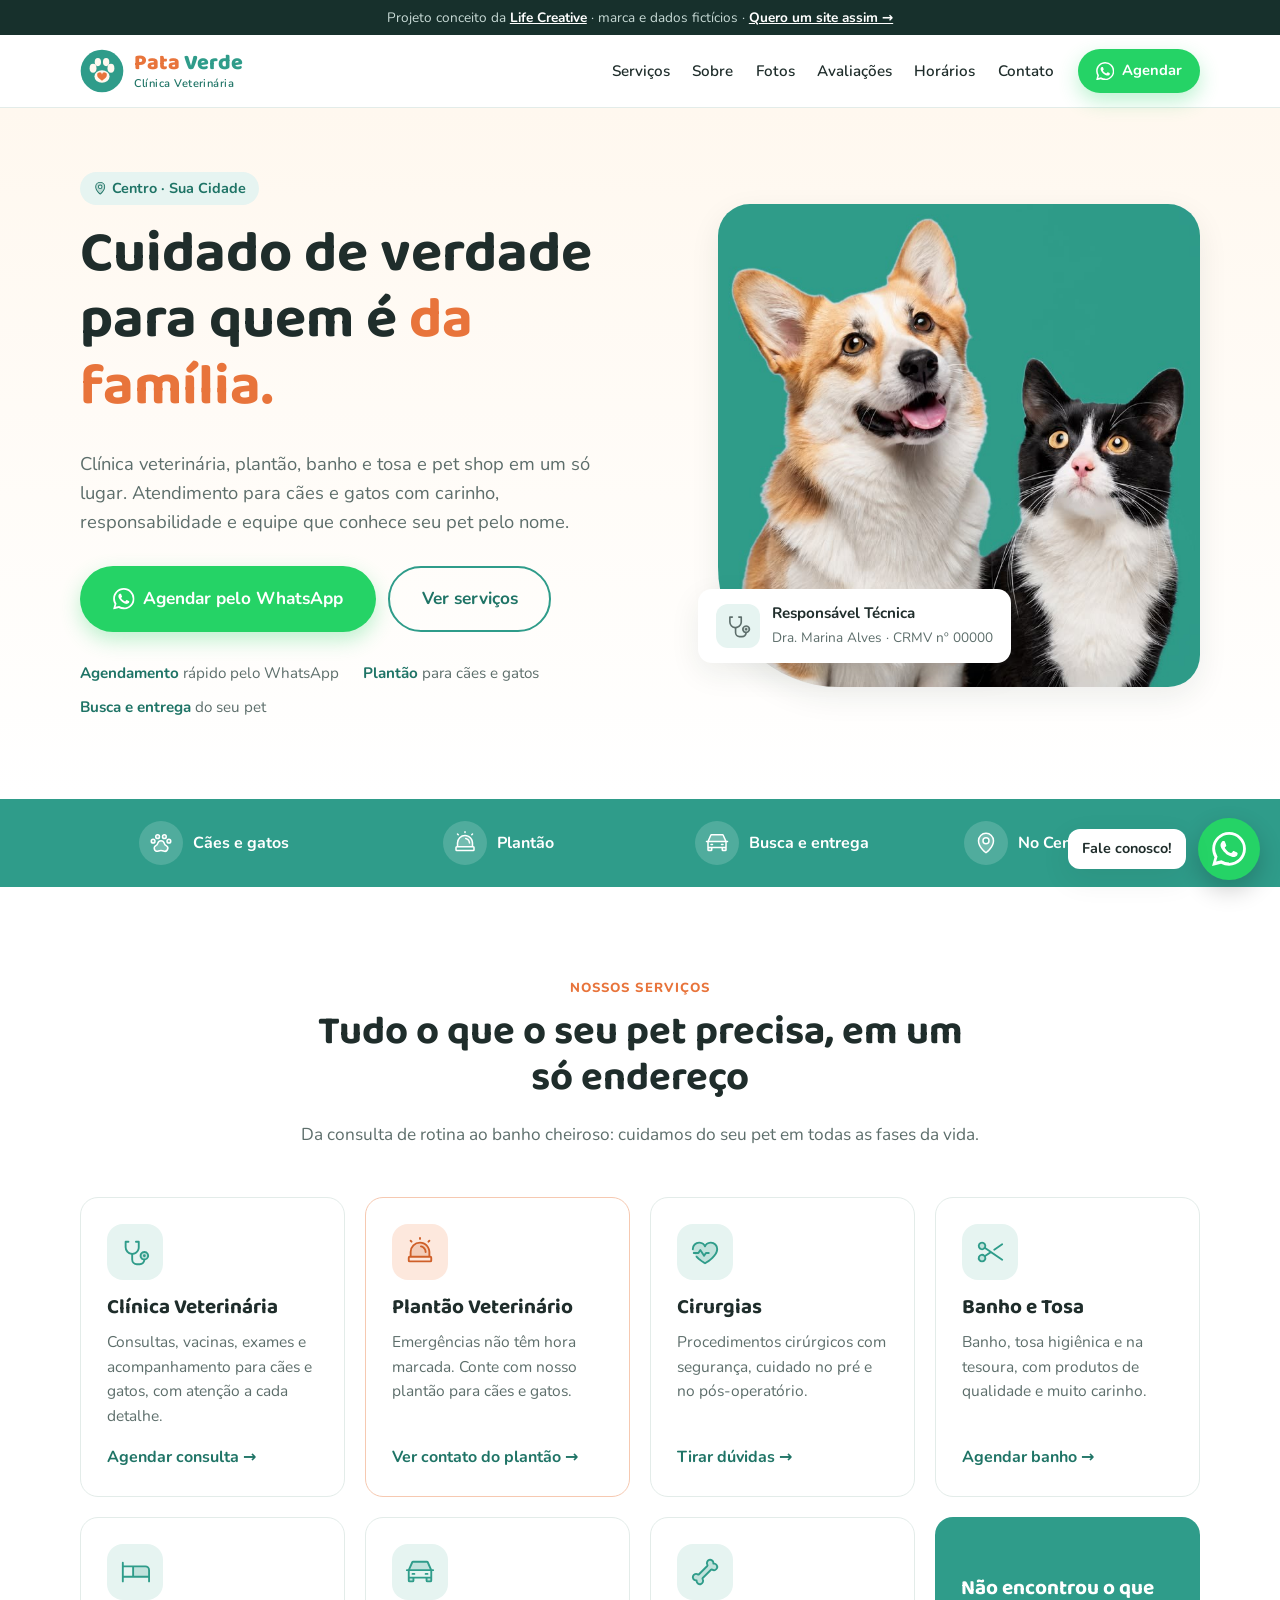
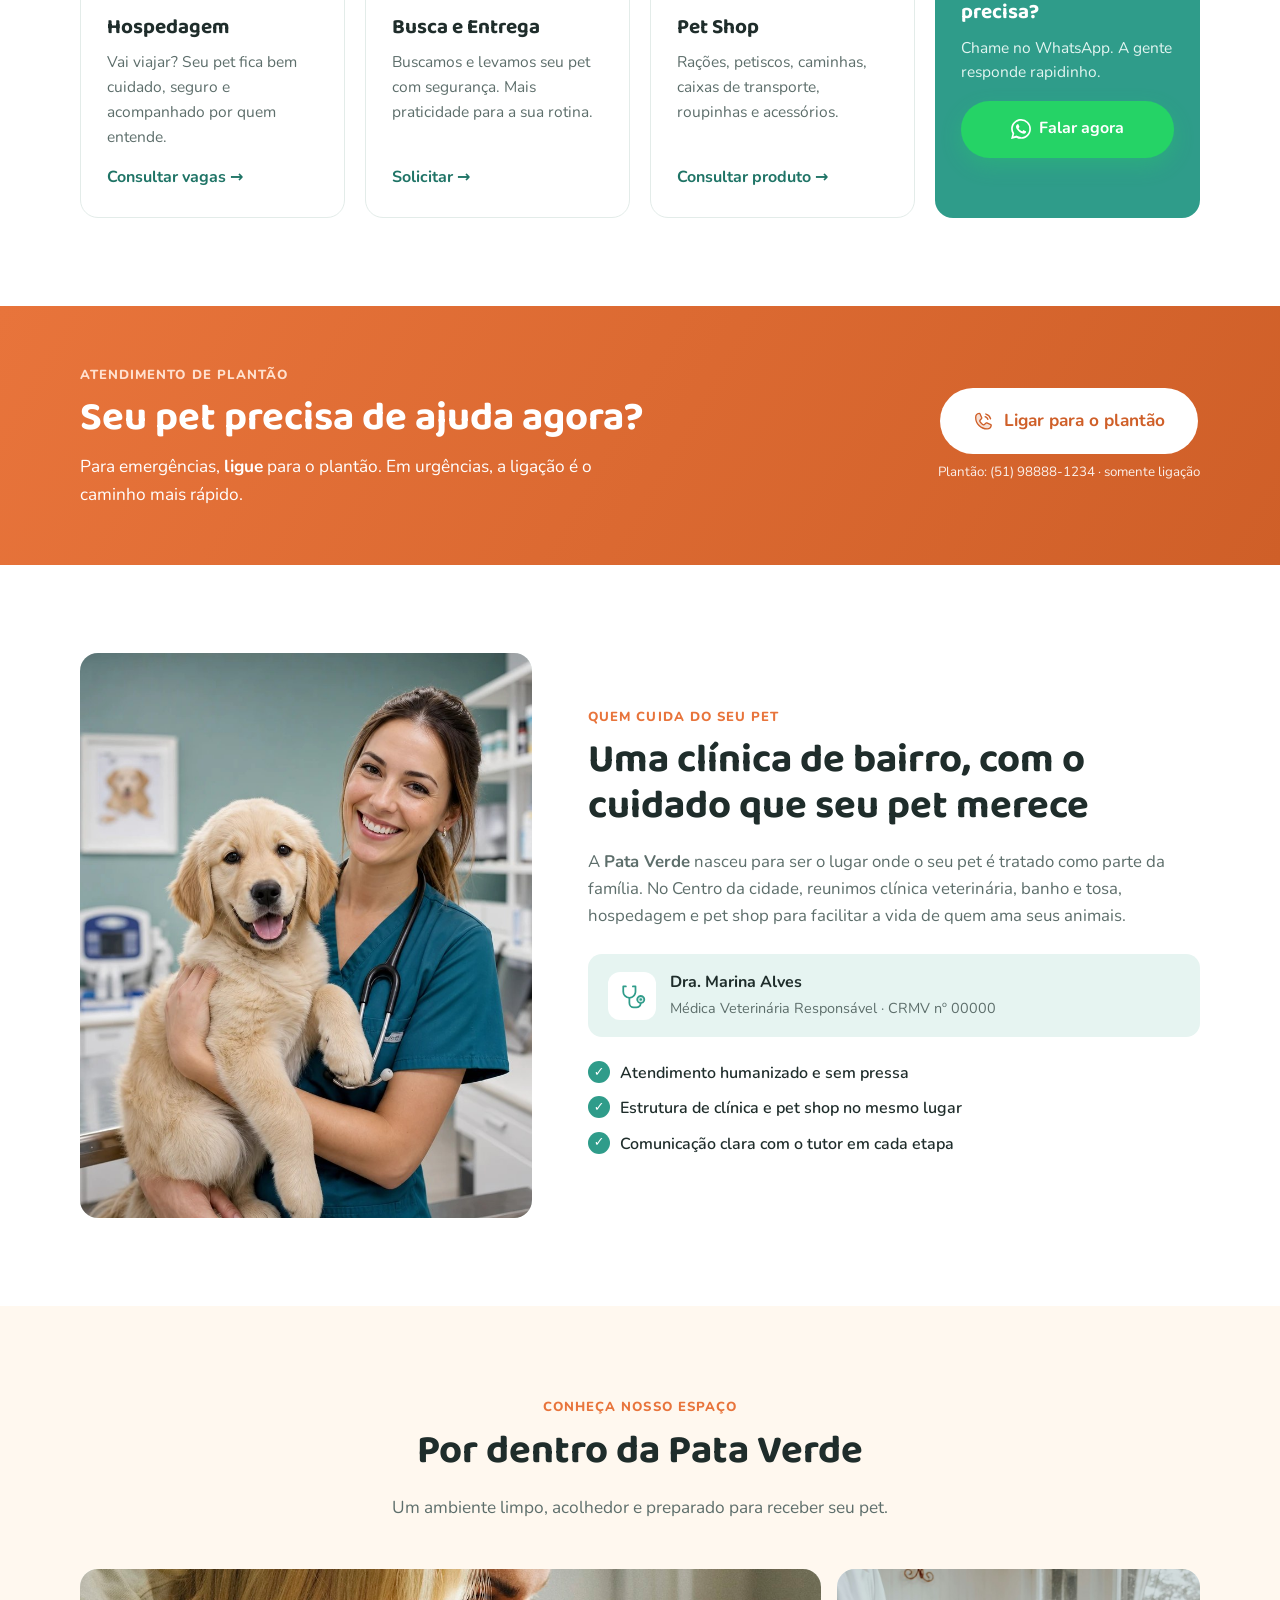
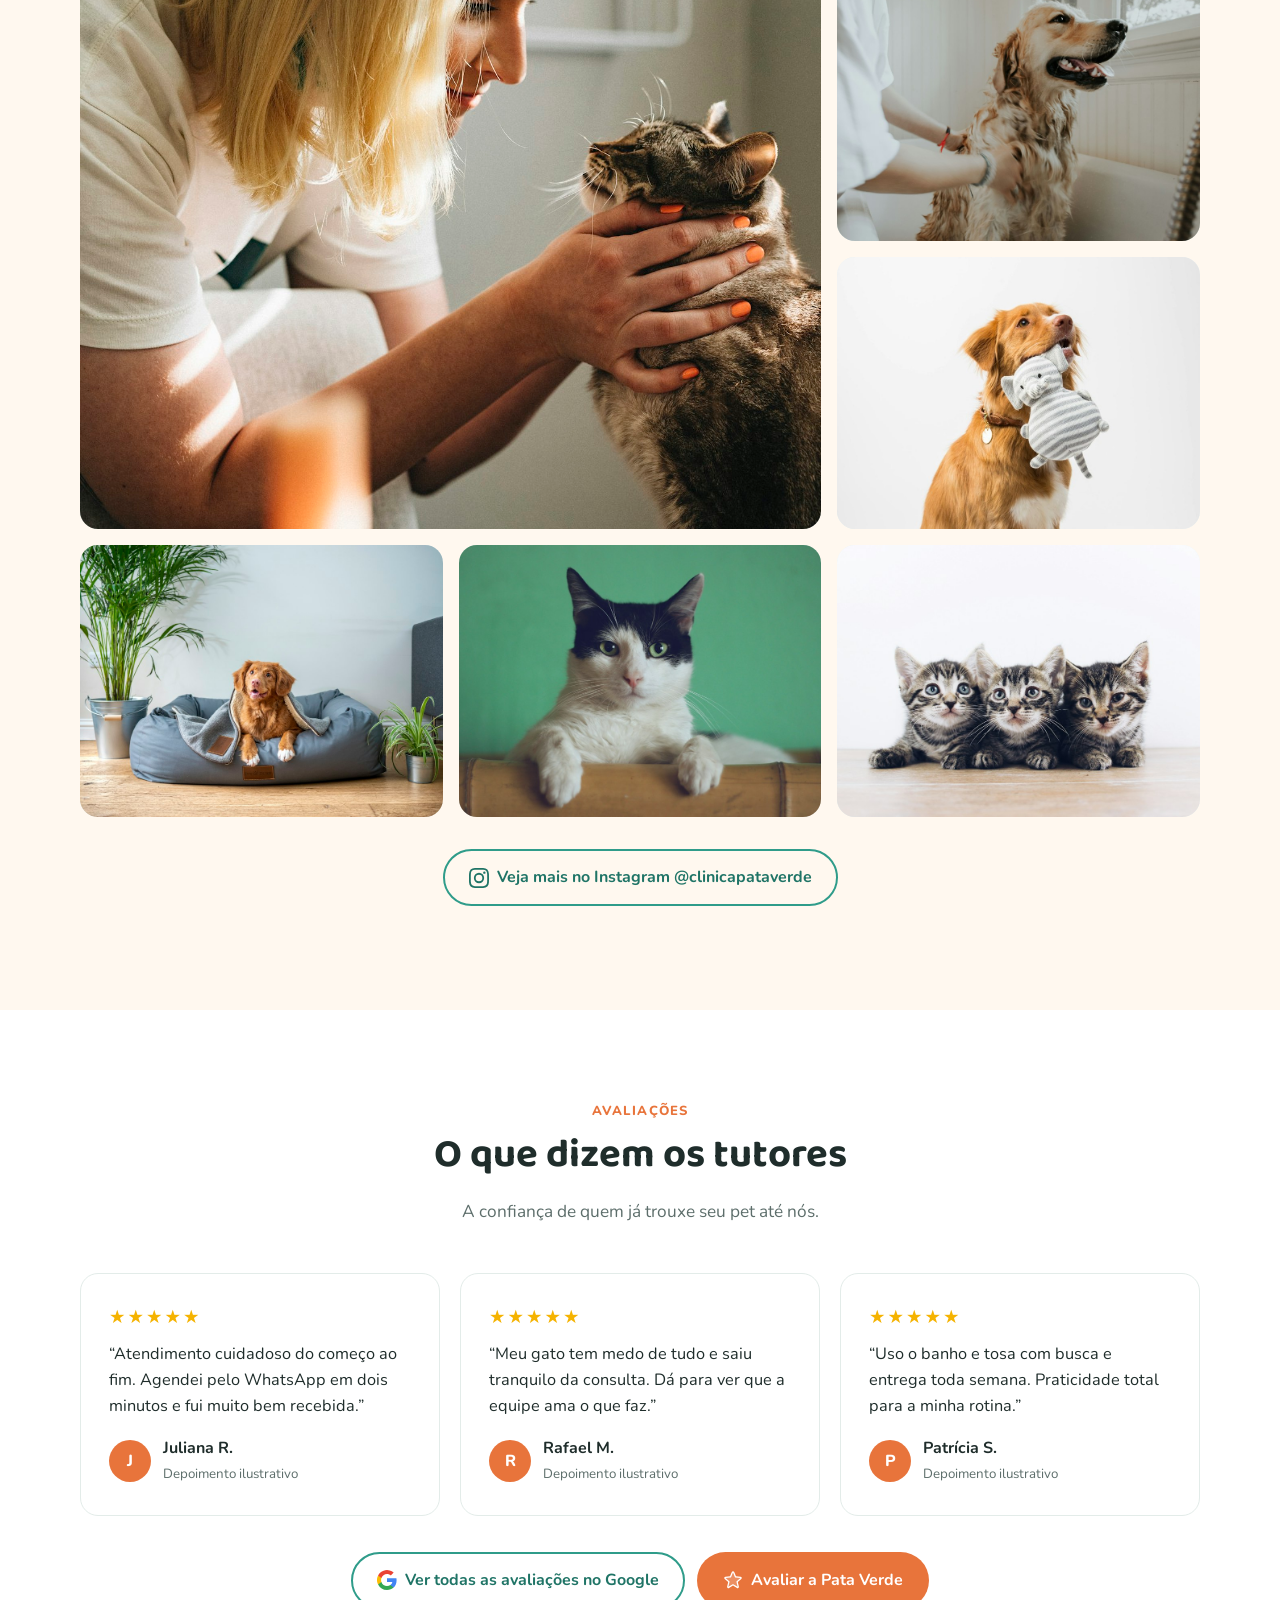
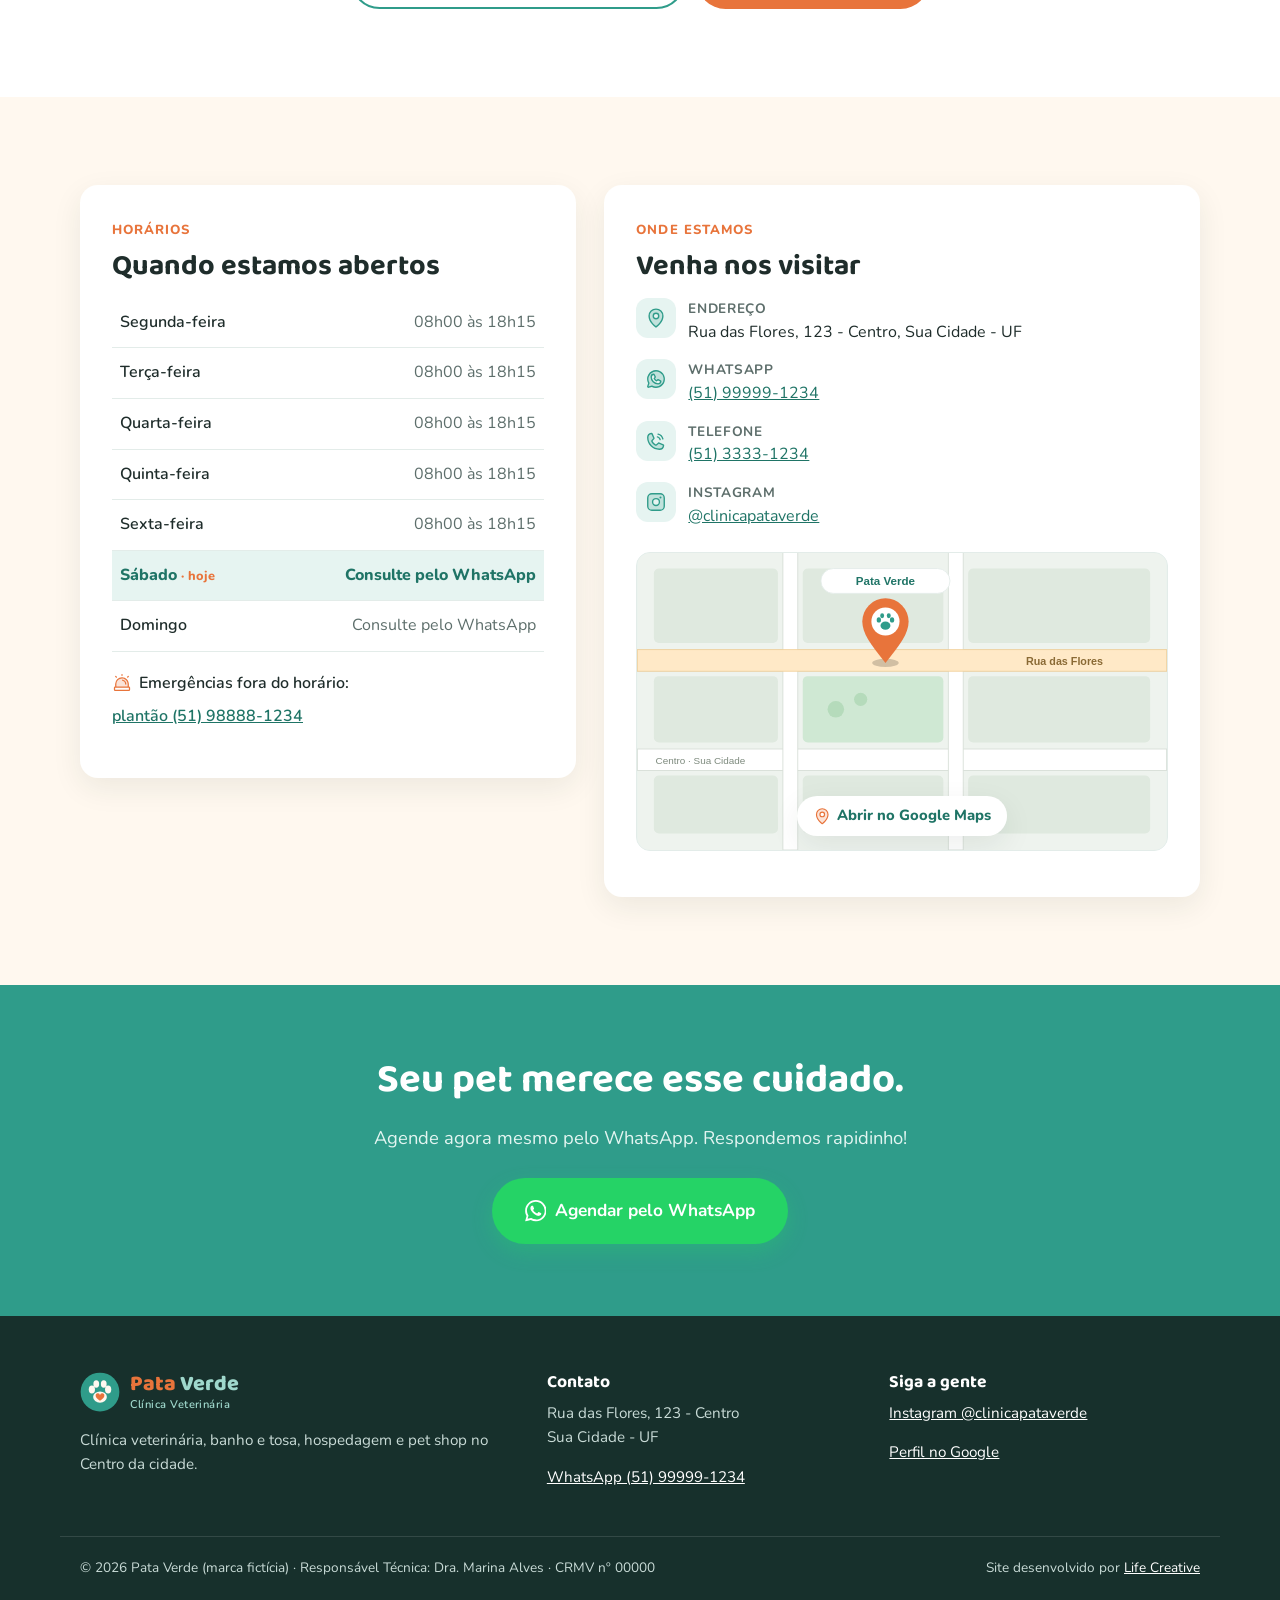
<file: index.html>
<!DOCTYPE html>
<html lang="pt-BR">
<head>
  <meta charset="UTF-8">
  <meta name="viewport" content="width=device-width, initial-scale=1.0">
  <title>Pata Verde | Clínica Veterinária · Projeto conceito Life Creative</title>
  <meta name="description" content="Projeto conceito da Life Creative: site para clínica veterinária com agendamento pelo WhatsApp, plantão em destaque, horários, mapa e avaliações. Marca e dados fictícios.">
  <link rel="canonical" href="https://luciane-tech.github.io/Bicho-da-gente/">  <!-- Projeto conceito (portfólio): fora das buscas do Google -->
  <meta name="robots" content="noindex, nofollow">

  <!-- Compartilhamento (WhatsApp, Facebook, etc.) -->
  <meta property="og:type" content="website">
  <meta property="og:title" content="Pata Verde | Site para clínica veterinária · Life Creative">
  <meta property="og:description" content="Projeto conceito: um site que transforma visitas em agendamentos pelo WhatsApp.">
  <meta property="og:image" content="https://luciane-tech.github.io/Bicho-da-gente/assets/img/og-image.jpg">
  <meta property="og:url" content="https://luciane-tech.github.io/Bicho-da-gente/">
  <meta property="og:locale" content="pt_BR">
  <meta name="theme-color" content="#2f9c8a">

  <link rel="icon" href="assets/img/favicon.svg" type="image/svg+xml">
  <link rel="preconnect" href="https://fonts.googleapis.com">
  <link rel="preconnect" href="https://fonts.gstatic.com" crossorigin>
  <link href="https://fonts.googleapis.com/css2?family=Baloo+2:wght@600;700;800&family=Nunito:wght@400;600;700&display=swap" rel="stylesheet">
  <link rel="stylesheet" href="css/style.css">

</head>
<body>

  <!-- Faixa de projeto conceito -->
  <div class="demo-bar">Projeto conceito da <a href="https://lifecreative.com.br/" target="_blank" rel="noopener">Life Creative</a> · marca e dados fictícios · <a href="https://lifecreative.com.br/" target="_blank" rel="noopener">Quero um site assim →</a></div>

  <!-- ============ TOPO ============ -->
  <header class="header" id="topo">
    <div class="container header__inner">
      <a href="#topo" class="logo" aria-label="Pata Verde - início">
        <img src="assets/img/logo.svg" alt="" width="44" height="44">
        <span class="logo__text">Pata <span>Verde</span><em>Clínica Veterinária</em></span>
      </a>

      <nav class="nav" id="nav" aria-label="Menu principal">
        <a href="#servicos">Serviços</a>
        <a href="#sobre">Sobre</a>
        <a href="#fotos">Fotos</a>
        <a href="#avaliacoes">Avaliações</a>
        <a href="#horarios">Horários</a>
        <a href="#contato">Contato</a>
      </nav>

      <a class="btn btn--wa btn--sm header__cta" data-wa="Olá! Vim pelo site e gostaria de agendar um atendimento." href="#" target="_blank" rel="noopener">
        <svg class="ico" aria-hidden="true"><use href="#i-wa"/></svg> Agendar
      </a>
      <button class="nav-toggle" id="navToggle" aria-label="Abrir menu" aria-expanded="false" aria-controls="nav">
        <span></span><span></span><span></span>
      </button>
    </div>
  </header>

  <main>
    <!-- ============ HERO ============ -->
    <section class="hero">
      <div class="container hero__inner">
        <div class="hero__text">
          <span class="tag"><svg class="pi" aria-hidden="true"><use href="#p-pin"/></svg> Centro · Sua Cidade</span>
          <h1>Cuidado de verdade para quem é <span class="hl">da família.</span></h1>
          <p class="lead">Clínica veterinária, plantão, banho e tosa e pet shop em um só lugar. Atendimento para cães e gatos com carinho, responsabilidade e equipe que conhece seu pet pelo nome.</p>
          <div class="hero__ctas">
            <a class="btn btn--wa btn--lg" data-wa="Olá! Vim pelo site e gostaria de agendar uma consulta para o meu pet." href="#" target="_blank" rel="noopener">
              <svg class="ico" aria-hidden="true"><use href="#i-wa"/></svg> Agendar pelo WhatsApp
            </a>
            <a class="btn btn--ghost btn--lg" href="#servicos">Ver serviços</a>
          </div>
          <ul class="hero__proof">
            <li><strong>Agendamento</strong> rápido pelo WhatsApp</li>
            <li><strong>Plantão</strong> para cães e gatos</li>
            <li><strong>Busca e entrega</strong> do seu pet</li>
          </ul>
        </div>
        <div class="hero__media">
          <div class="photo photo--hero" data-label="Foto principal: veterinário(a) atendendo um pet">
            <img src="assets/img/hero.jpg" alt="Cachorro e gato lado a lado, felizes" loading="eager" onerror="this.remove()">
          </div>
          <div class="hero__badge">
            <span class="hero__badge-ico"><svg class="pi" aria-hidden="true"><use href="#p-steth"/></svg></span>
            <div><strong>Responsável Técnica</strong><span>Dra. Marina Alves · CRMV nº 00000</span></div>
          </div>
        </div>
      </div>
    </section>

    <!-- ============ FAIXA DE CONFIANÇA ============ -->
    <section class="trust" aria-label="Diferenciais">
      <div class="container trust__grid">
        <div><span><svg class="pi" aria-hidden="true"><use href="#p-paw"/></svg></span><p>Cães e gatos</p></div>
        <div><span><svg class="pi" aria-hidden="true"><use href="#p-siren"/></svg></span><p>Plantão</p></div>
        <div><span><svg class="pi" aria-hidden="true"><use href="#p-car"/></svg></span><p>Busca e entrega</p></div>
        <div><span><svg class="pi" aria-hidden="true"><use href="#p-pin"/></svg></span><p>No Centro da cidade</p></div>
      </div>
    </section>

    <!-- ============ SERVIÇOS ============ -->
    <section class="section" id="servicos">
      <div class="container">
        <div class="section__head">
          <span class="eyebrow">Nossos serviços</span>
          <h2>Tudo o que o seu pet precisa, em um só endereço</h2>
          <p>Da consulta de rotina ao banho cheiroso: cuidamos do seu pet em todas as fases da vida.</p>
        </div>

        <div class="cards">
          <article class="card">
            <div class="card__ico"><svg class="pi" aria-hidden="true"><use href="#p-steth"/></svg></div>
            <h3>Clínica Veterinária</h3>
            <p>Consultas, vacinas, exames e acompanhamento para cães e gatos, com atenção a cada detalhe.</p>
            <a class="card__link" data-wa="Olá! Gostaria de agendar uma consulta veterinária." href="#" target="_blank" rel="noopener">Agendar consulta →</a>
          </article>
          <article class="card card--alert">
            <div class="card__ico"><svg class="pi" aria-hidden="true"><use href="#p-siren"/></svg></div>
            <h3>Plantão Veterinário</h3>
            <p>Emergências não têm hora marcada. Conte com nosso plantão para cães e gatos.</p>
            <a class="card__link" href="#plantao">Ver contato do plantão →</a>
          </article>
          <article class="card">
            <div class="card__ico"><svg class="pi" aria-hidden="true"><use href="#p-heartbeat"/></svg></div>
            <h3>Cirurgias</h3>
            <p>Procedimentos cirúrgicos com segurança, cuidado no pré e no pós-operatório.</p>
            <a class="card__link" data-wa="Olá! Gostaria de informações sobre cirurgias." href="#" target="_blank" rel="noopener">Tirar dúvidas →</a>
          </article>
          <article class="card">
            <div class="card__ico"><svg class="pi" aria-hidden="true"><use href="#p-scissors"/></svg></div>
            <h3>Banho e Tosa</h3>
            <p>Banho, tosa higiênica e na tesoura, com produtos de qualidade e muito carinho.</p>
            <a class="card__link" data-wa="Olá! Gostaria de agendar banho e tosa." href="#" target="_blank" rel="noopener">Agendar banho →</a>
          </article>
          <article class="card">
            <div class="card__ico"><svg class="pi" aria-hidden="true"><use href="#p-bed"/></svg></div>
            <h3>Hospedagem</h3>
            <p>Vai viajar? Seu pet fica bem cuidado, seguro e acompanhado por quem entende.</p>
            <a class="card__link" data-wa="Olá! Gostaria de informações sobre hospedagem." href="#" target="_blank" rel="noopener">Consultar vagas →</a>
          </article>
          <article class="card">
            <div class="card__ico"><svg class="pi" aria-hidden="true"><use href="#p-car"/></svg></div>
            <h3>Busca e Entrega</h3>
            <p>Buscamos e levamos seu pet com segurança. Mais praticidade para a sua rotina.</p>
            <a class="card__link" data-wa="Olá! Gostaria de usar o serviço de busca e entrega." href="#" target="_blank" rel="noopener">Solicitar →</a>
          </article>
          <article class="card">
            <div class="card__ico"><svg class="pi" aria-hidden="true"><use href="#p-bone"/></svg></div>
            <h3>Pet Shop</h3>
            <p>Rações, petiscos, caminhas, caixas de transporte, roupinhas e acessórios.</p>
            <a class="card__link" data-wa="Olá! Gostaria de saber se vocês têm um produto." href="#" target="_blank" rel="noopener">Consultar produto →</a>
          </article>
          <article class="card card--cta">
            <h3>Não encontrou o que precisa?</h3>
            <p>Chame no WhatsApp. A gente responde rapidinho.</p>
            <a class="btn btn--wa" data-wa="Olá! Tenho uma dúvida sobre os serviços." href="#" target="_blank" rel="noopener">
              <svg class="ico" aria-hidden="true"><use href="#i-wa"/></svg> Falar agora
            </a>
          </article>
        </div>
      </div>
    </section>

    <!-- ============ PLANTÃO (destaque) ============ -->
    <section class="emergency" id="plantao">
      <div class="container emergency__inner">
        <div>
          <span class="eyebrow eyebrow--light">Atendimento de plantão</span>
          <h2>Seu pet precisa de ajuda agora?</h2>
          <p>Para emergências, <strong>ligue</strong> para o plantão. Em urgências, a ligação é o caminho mais rápido.</p>
        </div>
        <div class="emergency__ctas">
          <a class="btn btn--white btn--lg" href="#" data-demo="Na versão real, este botão liga direto para o plantão da clínica."><svg class="ico" aria-hidden="true"><use href="#p-phone"/></svg> Ligar para o plantão</a>
          <small>Plantão: (51) 98888-1234 · somente ligação</small>
        </div>
      </div>
    </section>

    <!-- ============ SOBRE ============ -->
    <section class="section" id="sobre">
      <div class="container about">
        <div class="about__media">
          <div class="photo photo--portrait" data-label="Foto do(a) veterinário(a) responsável">
            <img src="assets/img/veterinario.jpg" alt="Veterinária da Pata Verde segurando um filhote de golden retriever" loading="lazy" onerror="this.remove()">
          </div>
        </div>
        <div class="about__text">
          <span class="eyebrow">Quem cuida do seu pet</span>
          <h2>Uma clínica de bairro, com o cuidado que seu pet merece</h2>
          <p>A <strong>Pata Verde</strong> nasceu para ser o lugar onde o seu pet é tratado como parte da família. No Centro da cidade, reunimos clínica veterinária, banho e tosa, hospedagem e pet shop para facilitar a vida de quem ama seus animais.</p>
          <div class="vet-card">
            <div class="vet-card__ico"><svg class="pi" aria-hidden="true"><use href="#p-steth"/></svg></div>
            <div>
              <strong>Dra. Marina Alves</strong>
              <span>Médica Veterinária Responsável · CRMV nº 00000</span>
            </div>
          </div>
          <ul class="checks">
            <li>Atendimento humanizado e sem pressa</li>
            <li>Estrutura de clínica e pet shop no mesmo lugar</li>
            <li>Comunicação clara com o tutor em cada etapa</li>
          </ul>
        </div>
      </div>
    </section>

    <!-- ============ FOTOS ============ -->
    <section class="section section--soft" id="fotos">
      <div class="container">
        <div class="section__head">
          <span class="eyebrow">Conheça nosso espaço</span>
          <h2>Por dentro da Pata Verde</h2>
          <p>Um ambiente limpo, acolhedor e preparado para receber seu pet.</p>
        </div>
        <!-- Fotos ilustrativas do Unsplash (uso comercial gratuito) + 2 fotos do Perfil do Google. Trocar por fotos reais da clínica quando houver -->
        <div class="gallery">
          <figure class="photo" data-label="Consultório"><img src="assets/img/foto-1.jpg" alt="Veterinária examinando um gato com carinho" loading="lazy" onerror="this.remove()"></figure>
          <figure class="photo" data-label="Banho e tosa"><img src="assets/img/foto-2.jpg" alt="Cachorro golden recebendo cuidados de higiene" loading="lazy" onerror="this.remove()"></figure>
          <figure class="photo" data-label="Pet shop"><img src="assets/img/foto-3.jpg" alt="Cachorro segurando um brinquedo de pelúcia" loading="lazy" onerror="this.remove()"></figure>
          <figure class="photo" data-label="Hospedagem"><img src="assets/img/foto-4.jpg" alt="Cachorro descansando em caminha confortável" loading="lazy" onerror="this.remove()"></figure>
          <figure class="photo" data-label="Nossos pacientes"><img src="assets/img/foto-5.jpg" alt="Gato preto e branco sobre fundo verde" loading="lazy" onerror="this.remove()"></figure>
          <figure class="photo" data-label="Filhotes"><img src="assets/img/foto-6.jpg" alt="Três filhotes de gato lado a lado" loading="lazy" onerror="this.remove()"></figure>
        </div>
        <p class="center">
          <a class="btn btn--ghost" href="#" data-demo="Na versão real, este botão abre o Instagram da clínica.">
            <svg class="ico" aria-hidden="true"><use href="#i-ig"/></svg> Veja mais no Instagram @clinicapataverde
          </a>
        </p>
      </div>
    </section>

    <!-- ============ AVALIAÇÕES ============ -->
    <section class="section" id="avaliacoes">
      <div class="container">
        <div class="section__head">
          <span class="eyebrow">Avaliações</span>
          <h2>O que dizem os tutores</h2>
          <p>A confiança de quem já trouxe seu pet até nós.</p>
        </div>

        <div class="reviews">
          <blockquote class="review">
            <div class="stars" aria-label="5 estrelas">★★★★★</div>
            <p>“Atendimento cuidadoso do começo ao fim. Agendei pelo WhatsApp em dois minutos e fui muito bem recebida.”</p>
            <footer><span class="avatar">J</span><div><strong>Juliana R.</strong><small>Depoimento ilustrativo</small></div></footer>
          </blockquote>
          <blockquote class="review">
            <div class="stars" aria-label="5 estrelas">★★★★★</div>
            <p>“Meu gato tem medo de tudo e saiu tranquilo da consulta. Dá para ver que a equipe ama o que faz.”</p>
            <footer><span class="avatar">R</span><div><strong>Rafael M.</strong><small>Depoimento ilustrativo</small></div></footer>
          </blockquote>
          <blockquote class="review">
            <div class="stars" aria-label="5 estrelas">★★★★★</div>
            <p>“Uso o banho e tosa com busca e entrega toda semana. Praticidade total para a minha rotina.”</p>
            <footer><span class="avatar">P</span><div><strong>Patrícia S.</strong><small>Depoimento ilustrativo</small></div></footer>
          </blockquote>
        </div>

        <div class="reviews__ctas">
          <a class="btn btn--ghost" href="#" data-demo="Na versão real, este botão abre todas as avaliações da clínica no Google.">
            <svg class="ico" aria-hidden="true"><use href="#i-g"/></svg> Ver todas as avaliações no Google
          </a>
          <a class="btn btn--primary" href="#" data-demo="Na versão real, este botão leva o cliente direto para avaliar a clínica no Google."><svg class="ico" aria-hidden="true"><use href="#p-star"/></svg> Avaliar a Pata Verde</a>
        </div>
      </div>
    </section>

    <!-- ============ HORÁRIOS + LOCALIZAÇÃO ============ -->
    <section class="section section--soft" id="horarios">
      <div class="container info">
        <div class="info__box">
          <span class="eyebrow">Horários</span>
          <h2>Quando estamos abertos</h2>
          <table class="hours" id="hoursTable">
            <tbody>
              <tr data-day="1"><th>Segunda-feira</th><td>08h00 às 18h15</td></tr>
              <tr data-day="2"><th>Terça-feira</th><td>08h00 às 18h15</td></tr>
              <tr data-day="3"><th>Quarta-feira</th><td>08h00 às 18h15</td></tr>
              <tr data-day="4"><th>Quinta-feira</th><td>08h00 às 18h15</td></tr>
              <tr data-day="5"><th>Sexta-feira</th><td>08h00 às 18h15</td></tr>
              <tr data-day="6"><th>Sábado</th><td>Consulte pelo WhatsApp</td></tr>
              <tr data-day="0"><th>Domingo</th><td>Consulte pelo WhatsApp</td></tr>
            </tbody>
          </table>
          <p class="hours__note"><svg class="ico" aria-hidden="true"><use href="#p-siren"/></svg> Emergências fora do horário: <a href="#" data-demo="Na versão real, este link liga para o plantão.">plantão (51) 98888-1234</a></p>
        </div>

        <div class="info__box" id="contato">
          <span class="eyebrow">Onde estamos</span>
          <h2>Venha nos visitar</h2>
          <ul class="contact">
            <li><span><svg class="pi" aria-hidden="true"><use href="#p-pin"/></svg></span><div><strong>Endereço</strong>Rua das Flores, 123 - Centro, Sua Cidade - UF</div></li>
            <li><span><svg class="pi" aria-hidden="true"><use href="#p-chat"/></svg></span><div><strong>WhatsApp</strong><a data-wa="Olá! Vim pelo site." href="#" target="_blank" rel="noopener">(51) 99999-1234</a></div></li>
            <li><span><svg class="pi" aria-hidden="true"><use href="#p-phone"/></svg></span><div><strong>Telefone</strong><a href="#" data-demo="Na versão real, este link liga para a clínica.">(51) 3333-1234</a></div></li>
            <li><span><svg class="pi" aria-hidden="true"><use href="#p-ig2"/></svg></span><div><strong>Instagram</strong><a href="#" data-demo="Na versão real, este link abre o Instagram da clínica.">@clinicapataverde</a></div></li>
          </ul>
          <a class="map" href="#" data-demo="Na versão real, o mapa abre a localização da clínica no Google Maps." aria-label="Abrir a localização da Pata Verde no Google Maps">
            <img src="assets/img/mapa.svg" alt="Mapa com a localização da Pata Verde na Rua das Flores, Centro" loading="lazy">
            <span class="map__btn"><svg class="ico" aria-hidden="true"><use href="#p-pin"/></svg> Abrir no Google Maps</span>
          </a>
        </div>
      </div>
    </section>

    <!-- ============ CTA FINAL ============ -->
    <section class="final">
      <div class="container final__inner">
        <h2>Seu pet merece esse cuidado.</h2>
        <p>Agende agora mesmo pelo WhatsApp. Respondemos rapidinho!</p>
        <a class="btn btn--wa btn--lg" data-wa="Olá! Vim pelo site e gostaria de agendar um atendimento para o meu pet." href="#" target="_blank" rel="noopener">
          <svg class="ico" aria-hidden="true"><use href="#i-wa"/></svg> Agendar pelo WhatsApp
        </a>
      </div>
    </section>
  </main>

  <!-- ============ RODAPÉ ============ -->
  <footer class="footer">
    <div class="container footer__grid">
      <div>
        <a href="#topo" class="logo logo--light">
          <img src="assets/img/logo.svg" alt="" width="40" height="40">
          <span class="logo__text">Pata <span>Verde</span><em>Clínica Veterinária</em></span>
        </a>
        <p>Clínica veterinária, banho e tosa, hospedagem e pet shop no Centro da cidade.</p>
      </div>
      <div>
        <h4>Contato</h4>
        <p>Rua das Flores, 123 - Centro<br>Sua Cidade - UF</p>
        <p><a data-wa="Olá! Vim pelo site." href="#" target="_blank" rel="noopener">WhatsApp (51) 99999-1234</a></p>
      </div>
      <div>
        <h4>Siga a gente</h4>
        <p><a href="#" data-demo="Na versão real, este link abre o Instagram da clínica.">Instagram @clinicapataverde</a></p>
        <p><a href="#" data-demo="Na versão real, este link abre o perfil da clínica no Google.">Perfil no Google</a></p>
      </div>
    </div>
    <div class="container footer__bottom">
      <p>© <span id="year">2026</span> Pata Verde (marca fictícia) · Responsável Técnica: Dra. Marina Alves · CRMV nº 00000</p>
      <p>Site desenvolvido por <a href="https://lifecreative.com.br/" target="_blank" rel="noopener">Life Creative</a></p>
    </div>
  </footer>

  <!-- Botão flutuante de WhatsApp -->
  <a class="wa-float" data-wa="Olá! Vim pelo site e gostaria de atendimento." href="#" target="_blank" rel="noopener" aria-label="Falar no WhatsApp">
    <svg aria-hidden="true"><use href="#i-wa"/></svg>
    <span class="wa-float__bubble">Fale conosco!</span>
  </a>

  <!-- Ícones SVG (Phosphor Icons, licença MIT) -->
  <svg width="0" height="0" style="position:absolute" aria-hidden="true">
    <symbol id="p-paw" viewBox="0 0 256 256" fill="currentColor"><path d="M232,108a20,20,0,1,1-20-20A20,20,0,0,1,232,108ZM64,108a20,20,0,1,0-20,20A20,20,0,0,0,64,108ZM92,80A20,20,0,1,0,72,60,20,20,0,0,0,92,80Zm72,0a20,20,0,1,0-20-20A20,20,0,0,0,164,80Zm19.24,75.85A43.46,43.46,0,0,1,162.57,130a36,36,0,0,0-69.14,0,43.49,43.49,0,0,1-20.67,25.9,32,32,0,0,0,27.73,57.62,72.49,72.49,0,0,1,55,0,32,32,0,0,0,27.73-57.62Z" opacity="0.2"/><path d="M212,80a28,28,0,1,0,28,28A28,28,0,0,0,212,80Zm0,40a12,12,0,1,1,12-12A12,12,0,0,1,212,120ZM72,108a28,28,0,1,0-28,28A28,28,0,0,0,72,108ZM44,120a12,12,0,1,1,12-12A12,12,0,0,1,44,120ZM92,88A28,28,0,1,0,64,60,28,28,0,0,0,92,88Zm0-40A12,12,0,1,1,80,60,12,12,0,0,1,92,48Zm72,40a28,28,0,1,0-28-28A28,28,0,0,0,164,88Zm0-40a12,12,0,1,1-12,12A12,12,0,0,1,164,48Zm23.12,100.86a35.3,35.3,0,0,1-16.87-21.14,44,44,0,0,0-84.5,0A35.25,35.25,0,0,1,69,148.82,40,40,0,0,0,88,224a39.48,39.48,0,0,0,15.52-3.13,64.09,64.09,0,0,1,48.87,0,40,40,0,0,0,34.73-72ZM168,208a24,24,0,0,1-9.45-1.93,80.14,80.14,0,0,0-61.19,0,24,24,0,0,1-20.71-43.26,51.22,51.22,0,0,0,24.46-30.67,28,28,0,0,1,53.78,0,51.27,51.27,0,0,0,24.53,30.71A24,24,0,0,1,168,208Z"/></symbol>
    <symbol id="p-steth" viewBox="0 0 256 256" fill="currentColor"><path d="M240,160a32,32,0,1,1-32-32A32,32,0,0,1,240,160Z" opacity="0.2"/><path d="M220,160a12,12,0,1,1-12-12A12,12,0,0,1,220,160Zm-4.55,39.29A48.08,48.08,0,0,1,168,240H144a48.05,48.05,0,0,1-48-48V151.49A64,64,0,0,1,40,88V40a8,8,0,0,1,8-8H72a8,8,0,0,1,0,16H56V88a48,48,0,0,0,48.64,48c26.11-.34,47.36-22.25,47.36-48.83V48H136a8,8,0,0,1,0-16h24a8,8,0,0,1,8,8V87.17c0,32.84-24.53,60.29-56,64.31V192a32,32,0,0,0,32,32h24a32.06,32.06,0,0,0,31.22-25,40,40,0,1,1,16.23.27ZM232,160a24,24,0,1,0-24,24A24,24,0,0,0,232,160Z"/></symbol>
    <symbol id="p-siren" viewBox="0 0 256 256" fill="currentColor"><path d="M208,129v39H48V128a80,80,0,0,1,80.61-80C172.72,48.33,208,84.89,208,129Z" opacity="0.2"/><path d="M120,16V8a8,8,0,0,1,16,0v8a8,8,0,0,1-16,0Zm80,32a8,8,0,0,0,5.66-2.34l8-8a8,8,0,0,0-11.32-11.32l-8,8A8,8,0,0,0,200,48ZM50.34,45.66A8,8,0,0,0,61.66,34.34l-8-8A8,8,0,0,0,42.34,37.66Zm87,26.45a8,8,0,1,0-2.64,15.78C153.67,91.08,168,108.32,168,128a8,8,0,0,0,16,0C184,100.6,163.93,76.57,137.32,72.11ZM232,176v24a16,16,0,0,1-16,16H40a16,16,0,0,1-16-16V176a16,16,0,0,1,16-16V128a88,88,0,0,1,88-88h.68c48.15.36,87.33,40.29,87.33,89v31A16,16,0,0,1,232,176ZM56,160H200V129c0-40-32.05-72.71-71.45-73H128a72,72,0,0,0-72,72Zm160,40V176H40v24H216Z"/></symbol>
    <symbol id="p-heartbeat" viewBox="0 0 256 256" fill="currentColor"><path d="M232,102c0,66-104,122-104,122S24,168,24,102A54,54,0,0,1,78,48c22.59,0,41.94,12.31,50,32,8.06-19.69,27.41-32,50-32A54,54,0,0,1,232,102Z" opacity="0.2"/><path d="M72,144H32a8,8,0,0,1,0-16H67.72l13.62-20.44a8,8,0,0,1,13.32,0l25.34,38,9.34-14A8,8,0,0,1,136,128h24a8,8,0,0,1,0,16H140.28l-13.62,20.44a8,8,0,0,1-13.32,0L88,126.42l-9.34,14A8,8,0,0,1,72,144ZM178,40c-20.65,0-38.73,8.88-50,23.89C116.73,48.88,98.65,40,78,40a62.07,62.07,0,0,0-62,62c0,.75,0,1.5,0,2.25a8,8,0,1,0,16-.5c0-.58,0-1.17,0-1.75A46.06,46.06,0,0,1,78,56c19.45,0,35.78,10.36,42.6,27a8,8,0,0,0,14.8,0c6.82-16.67,23.15-27,42.6-27a46.06,46.06,0,0,1,46,46c0,53.61-77.76,102.15-96,112.8-10.83-6.31-42.63-26-66.68-52.21a8,8,0,1,0-11.8,10.82c31.17,34,72.93,56.68,74.69,57.63a8,8,0,0,0,7.58,0C136.21,228.66,240,172,240,102A62.07,62.07,0,0,0,178,40Z"/></symbol>
    <symbol id="p-scissors" viewBox="0 0 256 256" fill="currentColor"><path d="M40.2,95.8a28,28,0,1,1,39.6,0A28,28,0,0,1,40.2,95.8Zm0,64.4a28,28,0,1,0,39.6,0A28,28,0,0,0,40.2,160.2Z" opacity="0.2"/><path d="M157.73,113.13A8,8,0,0,1,159.82,102L227.48,55.7a8,8,0,0,1,9,13.21l-67.67,46.3a7.92,7.92,0,0,1-4.51,1.4A8,8,0,0,1,157.73,113.13Zm80.87,85.09a8,8,0,0,1-11.12,2.08L136,137.7,93.49,166.78a36,36,0,1,1-9-13.19L121.83,128,84.44,102.41a35.86,35.86,0,1,1,9-13.19l143,97.87A8,8,0,0,1,238.6,198.22ZM80,180a20,20,0,1,0-5.86,14.14A19.85,19.85,0,0,0,80,180ZM74.14,90.13a20,20,0,1,0-28.28,0A19.85,19.85,0,0,0,74.14,90.13Z"/></symbol>
    <symbol id="p-bed" viewBox="0 0 256 256" fill="currentColor"><path d="M248,112v56H112V80H216A32,32,0,0,1,248,112Z" opacity="0.2"/><path d="M216,72H32V48a8,8,0,0,0-16,0V208a8,8,0,0,0,16,0V176H240v32a8,8,0,0,0,16,0V112A40,40,0,0,0,216,72ZM32,88h72v72H32Zm88,72V88h96a24,24,0,0,1,24,24v48Z"/></symbol>
    <symbol id="p-car" viewBox="0 0 256 256" fill="currentColor"><path d="M184,176h40v24a8,8,0,0,1-8,8H192a8,8,0,0,1-8-8ZM32,200a8,8,0,0,0,8,8H64a8,8,0,0,0,8-8V176H32ZM194.11,44.75A8,8,0,0,0,186.8,40H69.2a8,8,0,0,0-7.31,4.75L32,112H224Z" opacity="0.2"/><path d="M240,104H229.2L201.42,41.5A16,16,0,0,0,186.8,32H69.2a16,16,0,0,0-14.62,9.5L26.8,104H16a8,8,0,0,0,0,16h8v80a16,16,0,0,0,16,16H64a16,16,0,0,0,16-16V184h96v16a16,16,0,0,0,16,16h24a16,16,0,0,0,16-16V120h8a8,8,0,0,0,0-16ZM69.2,48H186.8l24.89,56H44.31ZM64,200H40V184H64Zm128,0V184h24v16Zm24-32H40V120H216ZM56,144a8,8,0,0,1,8-8H80a8,8,0,0,1,0,16H64A8,8,0,0,1,56,144Zm112,0a8,8,0,0,1,8-8h16a8,8,0,0,1,0,16H176A8,8,0,0,1,168,144Z"/></symbol>
    <symbol id="p-bone" viewBox="0 0 256 256" fill="currentColor"><path d="M225.09,102.44a28,28,0,0,1-35.92,5.3,8,8,0,0,0-10,1.07l-70.38,70.38a8,8,0,0,0-1.07,10,28,28,0,1,1-51.42,10.51,28,28,0,1,1,10.51-51.42,8,8,0,0,0,10-1.07l70.38-70.38a8,8,0,0,0,1.07-10,28,28,0,1,1,51.42-10.51,28,28,0,0,1,25.41,46.12Z" opacity="0.2"/><path d="M231.67,60.89a35.82,35.82,0,0,0-23.82-12.74,36,36,0,1,0-66.37,22.92.25.25,0,0,1,0,.08L71.17,141.51s0,0-.1,0a36,36,0,1,0-22.92,66.37,36,36,0,1,0,66.37-22.92.54.54,0,0,1,0-.08l70.35-70.36s0,0,.1,0a36,36,0,0,0,46.74-53.63ZM219.1,97.16a20,20,0,0,1-25.67,3.8,16,16,0,0,0-19.88,2.19l-70.4,70.4A16,16,0,0,0,101,193.43a20,20,0,1,1-36.75,7.5,8,8,0,0,0-7.91-9.24,8.5,8.5,0,0,0-1.23.1A20,20,0,1,1,62.57,155a16,16,0,0,0,19.88-2.19l70.4-70.4A16,16,0,0,0,155,62.57a20,20,0,1,1,36.75-7.5,8,8,0,0,0,9.14,9.14,20,20,0,0,1,18.17,33Z"/></symbol>
    <symbol id="p-pin" viewBox="0 0 256 256" fill="currentColor"><path d="M128,24a80,80,0,0,0-80,80c0,72,80,128,80,128s80-56,80-128A80,80,0,0,0,128,24Zm0,112a32,32,0,1,1,32-32A32,32,0,0,1,128,136Z" opacity="0.2"/><path d="M128,64a40,40,0,1,0,40,40A40,40,0,0,0,128,64Zm0,64a24,24,0,1,1,24-24A24,24,0,0,1,128,128Zm0-112a88.1,88.1,0,0,0-88,88c0,31.4,14.51,64.68,42,96.25a254.19,254.19,0,0,0,41.45,38.3,8,8,0,0,0,9.18,0A254.19,254.19,0,0,0,174,200.25c27.45-31.57,42-64.85,42-96.25A88.1,88.1,0,0,0,128,16Zm0,206c-16.53-13-72-60.75-72-118a72,72,0,0,1,144,0C200,161.23,144.53,209,128,222Z"/></symbol>
    <symbol id="p-phone" viewBox="0 0 256 256" fill="currentColor"><path d="M215.94,182.08A48.33,48.33,0,0,1,168,224,136,136,0,0,1,32,88,48.33,48.33,0,0,1,73.92,40.06a8,8,0,0,1,8.3,4.8l21.13,47.2a8,8,0,0,1-.66,7.53L81.32,125a7.93,7.93,0,0,0-.54,7.81c8.27,16.93,25.77,34.22,42.75,42.41a7.92,7.92,0,0,0,7.83-.59l25-21.3a8,8,0,0,1,7.59-.69l47.16,21.13A8,8,0,0,1,215.94,182.08Z" opacity="0.2"/><path d="M144.27,45.93a8,8,0,0,1,9.8-5.66,86.22,86.22,0,0,1,61.66,61.66,8,8,0,0,1-5.66,9.8A8.23,8.23,0,0,1,208,112a8,8,0,0,1-7.73-5.94,70.35,70.35,0,0,0-50.33-50.33A8,8,0,0,1,144.27,45.93Zm-2.33,41.8c13.79,3.68,22.65,12.54,26.33,26.33A8,8,0,0,0,176,120a8.23,8.23,0,0,0,2.07-.27,8,8,0,0,0,5.66-9.8c-5.12-19.16-18.5-32.54-37.66-37.66a8,8,0,1,0-4.13,15.46Zm81.94,95.35A56.26,56.26,0,0,1,168,232C88.6,232,24,167.4,24,88A56.26,56.26,0,0,1,72.92,32.12a16,16,0,0,1,16.62,9.52l21.12,47.15,0,.12A16,16,0,0,1,109.39,104c-.18.27-.37.52-.57.77L88,129.45c7.49,15.22,23.41,31,38.83,38.51l24.34-20.71a8.12,8.12,0,0,1,.75-.56,16,16,0,0,1,15.17-1.4l.13.06,47.11,21.11A16,16,0,0,1,223.88,183.08Zm-15.88-2s-.07,0-.11,0h0l-47-21.05-24.35,20.71a8.44,8.44,0,0,1-.74.56,16,16,0,0,1-15.75,1.14c-18.73-9.05-37.4-27.58-46.46-46.11a16,16,0,0,1,1-15.7,6.13,6.13,0,0,1,.57-.77L96,95.15l-21-47a.61.61,0,0,1,0-.12A40.2,40.2,0,0,0,40,88,128.14,128.14,0,0,0,168,216,40.21,40.21,0,0,0,208,181.07Z"/></symbol>
    <symbol id="p-chat" viewBox="0 0 256 256" fill="currentColor"><path d="M128,32A96,96,0,0,0,44.89,176.07L32.42,213.46a8,8,0,0,0,10.12,10.12l37.39-12.47A96,96,0,1,0,128,32Zm24,152a80,80,0,0,1-80-80,32,32,0,0,1,32-32l16,32-12.32,18.47a48.19,48.19,0,0,0,25.85,25.85L152,136l32,16A32,32,0,0,1,152,184Z" opacity="0.2"/><path d="M187.58,144.84l-32-16a8,8,0,0,0-8,.5l-14.69,9.8a40.55,40.55,0,0,1-16-16l9.8-14.69a8,8,0,0,0,.5-8l-16-32A8,8,0,0,0,104,64a40,40,0,0,0-40,40,88.1,88.1,0,0,0,88,88,40,40,0,0,0,40-40A8,8,0,0,0,187.58,144.84ZM152,176a72.08,72.08,0,0,1-72-72A24,24,0,0,1,99.29,80.46l11.48,23L101,118a8,8,0,0,0-.73,7.51,56.47,56.47,0,0,0,30.15,30.15A8,8,0,0,0,138,155l14.62-9.74,23,11.48A24,24,0,0,1,152,176ZM128,24A104,104,0,0,0,36.18,176.88L24.83,210.93a16,16,0,0,0,20.24,20.24l34.05-11.35A104,104,0,1,0,128,24Zm0,192a87.87,87.87,0,0,1-44.06-11.81,8,8,0,0,0-6.54-.67L40,216,52.47,178.6a8,8,0,0,0-.66-6.54A88,88,0,1,1,128,216Z"/></symbol>
    <symbol id="p-star" viewBox="0 0 256 256" fill="currentColor"><path d="M229.06,108.79l-48.7,42,14.88,62.79a8.4,8.4,0,0,1-12.52,9.17L128,189.09,73.28,222.74a8.4,8.4,0,0,1-12.52-9.17l14.88-62.79-48.7-42A8.46,8.46,0,0,1,31.73,94L95.64,88.8l24.62-59.6a8.36,8.36,0,0,1,15.48,0l24.62,59.6L224.27,94A8.46,8.46,0,0,1,229.06,108.79Z" opacity="0.2"/><path d="M239.18,97.26A16.38,16.38,0,0,0,224.92,86l-59-4.76L143.14,26.15a16.36,16.36,0,0,0-30.27,0L90.11,81.23,31.08,86a16.46,16.46,0,0,0-9.37,28.86l45,38.83L53,211.75a16.38,16.38,0,0,0,24.5,17.82L128,198.49l50.53,31.08A16.4,16.4,0,0,0,203,211.75l-13.76-58.07,45-38.83A16.43,16.43,0,0,0,239.18,97.26Zm-15.34,5.47-48.7,42a8,8,0,0,0-2.56,7.91l14.88,62.8a.37.37,0,0,1-.17.48c-.18.14-.23.11-.38,0l-54.72-33.65a8,8,0,0,0-8.38,0L69.09,215.94c-.15.09-.19.12-.38,0a.37.37,0,0,1-.17-.48l14.88-62.8a8,8,0,0,0-2.56-7.91l-48.7-42c-.12-.1-.23-.19-.13-.5s.18-.27.33-.29l63.92-5.16A8,8,0,0,0,103,91.86l24.62-59.61c.08-.17.11-.25.35-.25s.27.08.35.25L153,91.86a8,8,0,0,0,6.75,4.92l63.92,5.16c.15,0,.24,0,.33.29S224,102.63,223.84,102.73Z"/></symbol>
    <symbol id="p-ig2" viewBox="0 0 256 256" fill="currentColor"><path d="M176,32H80A48,48,0,0,0,32,80v96a48,48,0,0,0,48,48h96a48,48,0,0,0,48-48V80A48,48,0,0,0,176,32ZM128,168a40,40,0,1,1,40-40A40,40,0,0,1,128,168Z" opacity="0.2"/><path d="M176,24H80A56.06,56.06,0,0,0,24,80v96a56.06,56.06,0,0,0,56,56h96a56.06,56.06,0,0,0,56-56V80A56.06,56.06,0,0,0,176,24Zm40,152a40,40,0,0,1-40,40H80a40,40,0,0,1-40-40V80A40,40,0,0,1,80,40h96a40,40,0,0,1,40,40ZM128,80a48,48,0,1,0,48,48A48.05,48.05,0,0,0,128,80Zm0,80a32,32,0,1,1,32-32A32,32,0,0,1,128,160Zm64-84a12,12,0,1,1-12-12A12,12,0,0,1,192,76Z"/></symbol>
    <symbol id="p-dog" viewBox="0 0 256 256" fill="currentColor"><path d="M208,120.38V184a32,32,0,0,1-32,32H80a32,32,0,0,1-32-32V120.38L104,48h48Z" opacity="0.2"/><path d="M239.71,125l-16.42-88a16,16,0,0,0-19.61-12.58l-.31.09L150.85,40h-45.7L52.63,24.56l-.31-.09A16,16,0,0,0,32.71,37.05L16.29,125a15.77,15.77,0,0,0,9.12,17.52A16.26,16.26,0,0,0,32.12,144,15.48,15.48,0,0,0,40,141.84V184a40,40,0,0,0,40,40h96a40,40,0,0,0,40-40V141.85a15.5,15.5,0,0,0,7.87,2.16,16.31,16.31,0,0,0,6.72-1.47A15.77,15.77,0,0,0,239.71,125ZM32,128h0L48.43,40,90.5,52.37Zm144,80H136V195.31l13.66-13.65a8,8,0,0,0-11.32-11.32L128,180.69l-10.34-10.35a8,8,0,0,0-11.32,11.32L120,195.31V208H80a24,24,0,0,1-24-24V123.11L107.93,56h40.14L200,123.11V184A24,24,0,0,1,176,208Zm48-80L165.5,52.37,207.57,40,224,128ZM104,140a12,12,0,1,1-12-12A12,12,0,0,1,104,140Zm72,0a12,12,0,1,1-12-12A12,12,0,0,1,176,140Z"/></symbol>
    <symbol id="p-cat" viewBox="0 0 256 256" fill="currentColor"><path d="M224,48v88c0,48.6-43,88-96,88s-96-39.4-96-88V48a8,8,0,0,1,13.66-5.66L67.6,67.6h0a102.87,102.87,0,0,1,120.8,0h0l21.94-25.24A8,8,0,0,1,224,48Z" opacity="0.2"/><path d="M96,140a12,12,0,1,1-12-12A12,12,0,0,1,96,140Zm76-12a12,12,0,1,0,12,12A12,12,0,0,0,172,128Zm60-80v88c0,52.93-46.65,96-104,96S24,188.93,24,136V48A16,16,0,0,1,51.31,36.69c.14.14.26.27.38.41L69,57a111.22,111.22,0,0,1,118.1,0L204.31,37.1c.12-.14.24-.27.38-.41A16,16,0,0,1,232,48Zm-16,0-21.56,24.8A8,8,0,0,1,183.63,74,88.86,88.86,0,0,0,168,64.75V88a8,8,0,1,1-16,0V59.05a97.43,97.43,0,0,0-16-2.72V88a8,8,0,1,1-16,0V56.33a97.43,97.43,0,0,0-16,2.72V88a8,8,0,1,1-16,0V64.75A88.86,88.86,0,0,0,72.37,74a8,8,0,0,1-10.81-1.17L40,48v88c0,41.66,35.21,76,80,79.67V195.31l-13.66-13.66a8,8,0,0,1,11.32-11.31L128,180.68l10.34-10.34a8,8,0,0,1,11.32,11.31L136,195.31v20.36c44.79-3.69,80-38,80-79.67Z"/></symbol>
    <symbol id="i-wa" viewBox="0 0 24 24"><path fill="currentColor" d="M17.47 14.38c-.3-.15-1.76-.87-2.03-.97-.27-.1-.47-.15-.67.15-.2.3-.77.97-.94 1.17-.17.2-.35.22-.64.07-.3-.15-1.25-.46-2.39-1.47-.88-.79-1.48-1.76-1.65-2.06-.17-.3-.02-.46.13-.6.13-.13.3-.35.45-.52.15-.17.2-.3.3-.5.1-.2.05-.37-.03-.52-.07-.15-.67-1.6-.92-2.2-.24-.58-.49-.5-.67-.5h-.57c-.2 0-.52.07-.8.37-.27.3-1.04 1.02-1.04 2.48s1.07 2.88 1.21 3.08c.15.2 2.1 3.2 5.08 4.49.71.31 1.26.49 1.7.63.71.22 1.36.19 1.87.12.57-.09 1.76-.72 2-1.41.25-.7.25-1.29.17-1.41-.07-.13-.27-.2-.57-.35M12.05 21.5h-.01a9.9 9.9 0 0 1-5.03-1.38l-.36-.21-3.74.98 1-3.65-.24-.37A9.86 9.86 0 0 1 2.16 11.9c0-5.45 4.44-9.89 9.9-9.89 2.64 0 5.12 1.03 6.99 2.9a9.82 9.82 0 0 1 2.89 7c0 5.45-4.44 9.89-9.89 9.89m8.41-18.3A11.81 11.81 0 0 0 12.05 0C5.5 0 .16 5.34.16 11.89c0 2.1.55 4.14 1.59 5.95L.06 24l6.3-1.65a11.88 11.88 0 0 0 5.68 1.45h.01c6.55 0 11.89-5.34 11.89-11.89 0-3.18-1.24-6.16-3.48-8.41"/></symbol>
    <symbol id="i-ig" viewBox="0 0 24 24"><path fill="currentColor" d="M12 2.16c3.2 0 3.58.01 4.85.07 3.25.15 4.77 1.69 4.92 4.92.06 1.27.07 1.65.07 4.85s-.01 3.58-.07 4.85c-.15 3.23-1.66 4.77-4.92 4.92-1.27.06-1.65.07-4.85.07s-3.58-.01-4.85-.07c-3.26-.15-4.77-1.7-4.92-4.92C2.17 15.58 2.16 15.2 2.16 12s.01-3.58.07-4.85C2.38 3.92 3.9 2.38 7.15 2.23 8.42 2.17 8.8 2.16 12 2.16M12 0C8.74 0 8.33.01 7.05.07 2.7.27.27 2.69.07 7.05.01 8.33 0 8.74 0 12s.01 3.67.07 4.95c.2 4.36 2.62 6.78 6.98 6.98C8.33 23.99 8.74 24 12 24s3.67-.01 4.95-.07c4.35-.2 6.78-2.62 6.98-6.98.06-1.28.07-1.69.07-4.95s-.01-3.67-.07-4.95c-.2-4.35-2.62-6.78-6.98-6.98C15.67.01 15.26 0 12 0m0 5.84a6.16 6.16 0 1 0 0 12.32 6.16 6.16 0 0 0 0-12.32M12 16a4 4 0 1 1 0-8 4 4 0 0 1 0 8m6.4-11.85a1.44 1.44 0 1 0 0 2.88 1.44 1.44 0 0 0 0-2.88"/></symbol>
    <symbol id="i-g" viewBox="0 0 24 24"><path fill="#4285F4" d="M23.5 12.27c0-.85-.08-1.67-.22-2.45H12v4.64h6.45a5.52 5.52 0 0 1-2.4 3.62v3h3.88c2.27-2.09 3.57-5.17 3.57-8.81"/><path fill="#34A853" d="M12 24c3.24 0 5.95-1.07 7.93-2.9l-3.88-3c-1.07.72-2.45 1.15-4.05 1.15-3.12 0-5.76-2.1-6.7-4.94H1.3v3.1A12 12 0 0 0 12 24"/><path fill="#FBBC05" d="M5.3 14.3a7.2 7.2 0 0 1 0-4.6V6.6h-4a12 12 0 0 0 0 10.8z"/><path fill="#EA4335" d="M12 4.75c1.76 0 3.34.6 4.58 1.8l3.44-3.44A11.97 11.97 0 0 0 1.3 6.6l4 3.1C6.24 6.86 8.88 4.75 12 4.75"/></symbol>
  </svg>

  <div class="toast" id="toast" role="status" aria-live="polite"></div>

  <script src="js/main.js"></script>
</body>
</html>
</file>
<file: css/style.css>
/* =========================================================
   Pata Verde — Clínica Veterinária (projeto conceito Life Creative)
   Paleta: verde-água #2F9C8A + laranja #E8743B
   ========================================================= */
:root {
  --teal: #2f9c8a;
  --teal-dark: #1f7466;
  --teal-soft: #e6f4f1;
  --orange: #e8743b;
  --orange-dark: #cf5f28;
  --cream: #fff8ef;
  --ink: #1f2d2b;
  --muted: #5d6e6b;
  --line: #e3ece9;
  --white: #fff;
  --wa: #25d366;
  --wa-dark: #1da851;
  --radius: 18px;
  --shadow: 0 10px 30px rgba(31, 45, 43, .08);
  --font-title: "Baloo 2", system-ui, sans-serif;
  --font-body: "Nunito", system-ui, sans-serif;
}

*, *::before, *::after { box-sizing: border-box; }
html { scroll-behavior: smooth; scroll-padding-top: 80px; }
body {
  margin: 0;
  font-family: var(--font-body);
  color: var(--ink);
  background: var(--white);
  line-height: 1.6;
  -webkit-font-smoothing: antialiased;
}
img { max-width: 100%; display: block; }
a { color: var(--teal-dark); }
h1, h2, h3, h4 { font-family: var(--font-title); line-height: 1.15; margin: 0 0 .5em; }
h1 { font-size: clamp(2.2rem, 5vw, 3.6rem); }
h2 { font-size: clamp(1.7rem, 3.5vw, 2.5rem); }
h3 { font-size: 1.3rem; }
p { margin: 0 0 1em; }

.container { width: 100%; max-width: 1160px; margin: 0 auto; padding: 0 20px; }
.center { text-align: center; margin-top: 2rem; }

/* ---------- Botões ---------- */
.btn {
  display: inline-flex; align-items: center; justify-content: center; gap: .5em;
  padding: .85em 1.5em; border-radius: 999px; border: 2px solid transparent;
  font-family: var(--font-body); font-weight: 700; font-size: 1rem;
  text-decoration: none; cursor: pointer; transition: transform .15s, background .2s, box-shadow .2s;
}
.btn:hover { transform: translateY(-2px); }
.btn--sm { padding: .55em 1.1em; font-size: .92rem; }
.btn--lg { padding: 1em 1.8em; font-size: 1.08rem; }
.btn--block { display: flex; width: 100%; }
.btn--wa { background: var(--wa); color: #fff; box-shadow: 0 8px 20px rgba(37, 211, 102, .3); }
.btn--wa:hover { background: var(--wa-dark); }
.btn--primary { background: var(--orange); color: #fff; }
.btn--primary:hover { background: var(--orange-dark); }
.btn--ghost { background: transparent; color: var(--teal-dark); border-color: var(--teal); }
.btn--ghost:hover { background: var(--teal-soft); }
.btn--white { background: #fff; color: var(--orange-dark); }
.ico { width: 1.25em; height: 1.25em; flex-shrink: 0; }

/* ---------- Header ---------- */
.header {
  position: sticky; top: 0; z-index: 50;
  background: rgba(255, 255, 255, .95); backdrop-filter: blur(8px);
  border-bottom: 1px solid var(--line);
}
.header__inner { display: flex; align-items: center; gap: 1.5rem; height: 72px; }
.logo { display: flex; align-items: center; gap: .6rem; text-decoration: none; color: var(--ink); }
.logo__text { font-family: var(--font-title); font-weight: 800; font-size: 1.35rem; line-height: 1; color: var(--orange); }
.logo__text small { font-size: .7em; color: var(--teal-dark); }
.logo__text em { display: block; font-style: normal; font-family: var(--font-body); font-weight: 600; font-size: .7rem; color: var(--teal-dark); letter-spacing: .04em; margin-top: 3px; }
.nav { display: flex; gap: 1.4rem; margin-left: auto; }
.nav a { color: var(--ink); text-decoration: none; font-weight: 600; font-size: .95rem; }
.nav a:hover { color: var(--teal); }
.nav-toggle { display: none; background: none; border: 0; padding: 8px; cursor: pointer; }
.nav-toggle span { display: block; width: 24px; height: 2px; background: var(--ink); margin: 5px 0; border-radius: 2px; transition: .2s; }

/* ---------- Hero ---------- */
.hero { background: linear-gradient(180deg, var(--cream) 0%, #fff 100%); padding: 64px 0 80px; overflow: hidden; }
.hero__inner { display: grid; grid-template-columns: 1.1fr .9fr; gap: 48px; align-items: center; }
.tag { display: inline-block; background: var(--teal-soft); color: var(--teal-dark); font-weight: 700; font-size: .9rem; padding: .35em .9em; border-radius: 999px; margin-bottom: 1rem; }
.hl { color: var(--orange); }
.lead { font-size: 1.15rem; color: var(--muted); max-width: 540px; }
.hero__ctas { display: flex; flex-wrap: wrap; gap: 12px; margin: 1.8rem 0; }
.hero__proof { list-style: none; padding: 0; margin: 0; display: flex; flex-wrap: wrap; gap: 10px 24px; color: var(--muted); font-size: .95rem; }
.hero__proof strong { color: var(--teal-dark); }
.hero__media { position: relative; }
.hero__badge {
  position: absolute; left: -20px; bottom: 24px; z-index: 2;
  display: flex; align-items: center; gap: 12px;
  background: #fff; padding: 12px 18px; border-radius: 14px; box-shadow: var(--shadow);
}
.hero__badge-ico { font-size: 1.6rem; }
.hero__badge strong { display: block; font-size: .95rem; }
.hero__badge span { font-size: .85rem; color: var(--muted); }

/* ---------- Placeholders de foto ---------- */
.photo {
  position: relative; margin: 0; border-radius: var(--radius); overflow: hidden;
  background: repeating-linear-gradient(45deg, var(--teal-soft), var(--teal-soft) 14px, #f1f8f6 14px, #f1f8f6 28px);
  aspect-ratio: 4 / 3;
}
.photo::after {
  content: attr(data-label);
  position: absolute; inset: 0; display: grid; place-items: center; text-align: center;
  padding: 1rem; color: var(--teal-dark); font-weight: 700; font-size: .95rem;
}
.photo img { position: absolute; inset: 0; width: 100%; height: 100%; object-fit: cover; z-index: 1; }
.photo--hero { aspect-ratio: 1 / 1; border-radius: 32px 32px 32px 120px; box-shadow: var(--shadow); }
.photo--portrait { aspect-ratio: 4 / 5; }

/* ---------- Faixa de confiança ---------- */
.trust { background: var(--teal); color: #fff; padding: 22px 0; }
.trust__grid { display: grid; grid-template-columns: repeat(4, 1fr); gap: 16px; text-align: center; }
.trust__grid div { display: flex; align-items: center; justify-content: center; gap: 10px; }
.trust__grid span { font-size: 1.5rem; }
.trust__grid p { margin: 0; font-weight: 700; }

/* ---------- Seções ---------- */
.section { padding: 88px 0; }
.section--soft { background: var(--cream); }
.section__head { text-align: center; max-width: 680px; margin: 0 auto 48px; }
.section__head p { color: var(--muted); font-size: 1.08rem; }
.eyebrow { display: inline-block; color: var(--orange); font-weight: 800; text-transform: uppercase; letter-spacing: .08em; font-size: .82rem; margin-bottom: .6rem; }
.eyebrow--light { color: #ffe1cf; }

/* ---------- Cards de serviço ---------- */
.cards { display: grid; grid-template-columns: repeat(4, 1fr); gap: 20px; }
.card {
  background: #fff; border: 1px solid var(--line); border-radius: var(--radius);
  padding: 26px; display: flex; flex-direction: column; transition: transform .2s, box-shadow .2s;
}
.card:hover { transform: translateY(-4px); box-shadow: var(--shadow); }
.card__ico { width: 56px; height: 56px; display: grid; place-items: center; font-size: 1.7rem; background: var(--teal-soft); border-radius: 16px; margin-bottom: 16px; }
.card p { color: var(--muted); font-size: .97rem; flex: 1; }
.card__link { font-weight: 700; text-decoration: none; color: var(--teal-dark); }
.card__link:hover { color: var(--orange); }
.card--alert .card__ico { background: #fde8dd; }
.card--alert { border-color: #f6c9b1; }
.card--cta { background: var(--teal); color: #fff; border: 0; justify-content: center; }
.card--cta p { color: #e3f5f1; flex: 0; }

/* ---------- Plantão ---------- */
.emergency { background: linear-gradient(120deg, var(--orange) 0%, var(--orange-dark) 100%); color: #fff; padding: 56px 0; }
.emergency__inner { display: flex; align-items: center; justify-content: space-between; gap: 32px; flex-wrap: wrap; }
.emergency h2 { margin-bottom: .3em; }
.emergency p { margin: 0; font-size: 1.08rem; max-width: 560px; }
.emergency__ctas { display: flex; flex-direction: column; align-items: center; gap: 8px; }
.emergency__ctas small { opacity: .9; }

/* ---------- Sobre ---------- */
.about { display: grid; grid-template-columns: .85fr 1.15fr; gap: 56px; align-items: center; }
.about__text p { color: var(--muted); font-size: 1.05rem; }
.vet-card { display: flex; gap: 14px; align-items: center; background: var(--teal-soft); border-radius: 14px; padding: 16px 20px; margin: 1.5rem 0; }
.vet-card__ico { font-size: 1.8rem; }
.vet-card strong { display: block; }
.vet-card span { font-size: .9rem; color: var(--muted); }
.checks { list-style: none; padding: 0; margin: 0; }
.checks li { padding-left: 32px; position: relative; margin-bottom: .6rem; font-weight: 600; }
.checks li::before { content: "✓"; position: absolute; left: 0; top: 0; width: 22px; height: 22px; display: grid; place-items: center; background: var(--teal); color: #fff; border-radius: 50%; font-size: .8rem; }

/* ---------- Galeria ---------- */
.gallery { display: grid; grid-template-columns: repeat(3, 1fr); gap: 16px; }
.gallery .photo:first-child { grid-row: span 2; grid-column: span 2; aspect-ratio: auto; }

/* ---------- Avaliações ---------- */
.reviews { display: grid; grid-template-columns: repeat(3, 1fr); gap: 20px; }
.review { margin: 0; background: #fff; border: 1px solid var(--line); border-radius: var(--radius); padding: 28px; display: flex; flex-direction: column; }
.review p { flex: 1; font-size: 1.02rem; }
.stars { color: #f5b301; font-size: 1.15rem; letter-spacing: 2px; margin-bottom: .6rem; }
.review footer { display: flex; align-items: center; gap: 12px; }
.review footer strong { display: block; }
.review footer small { color: var(--muted); }
.avatar { width: 42px; height: 42px; border-radius: 50%; background: var(--orange); color: #fff; display: grid; place-items: center; font-weight: 800; }
.reviews__ctas { display: flex; flex-wrap: wrap; justify-content: center; gap: 12px; margin-top: 36px; }

/* ---------- Horários e contato ---------- */
.info { display: grid; grid-template-columns: 1fr 1.2fr; gap: 28px; align-items: start; }
.info__box { background: #fff; border-radius: var(--radius); padding: 32px; box-shadow: var(--shadow); }
.info__box h2 { font-size: 1.8rem; }
.hours { width: 100%; border-collapse: collapse; }
.hours th, .hours td { padding: 12px 8px; border-bottom: 1px solid var(--line); text-align: left; }
.hours th { font-weight: 600; }
.hours td { text-align: right; color: var(--muted); }
.hours tr.today { background: var(--teal-soft); }
.hours tr.today th, .hours tr.today td { color: var(--teal-dark); font-weight: 800; }
.hours tr.today th::after { content: " · hoje"; font-size: .8rem; color: var(--orange); }
.hours__note { margin-top: 1.2rem; font-weight: 600; }
.contact { list-style: none; padding: 0; margin: 0 0 1.4rem; display: grid; gap: 14px; }
.contact li { display: flex; gap: 12px; align-items: flex-start; }
.contact li > span { font-size: 1.3rem; }
.contact strong { display: block; font-size: .85rem; color: var(--muted); text-transform: uppercase; letter-spacing: .05em; }
.map { position: relative; display: block; border-radius: 14px; overflow: hidden; margin-bottom: 14px; aspect-ratio: 16 / 9; background: var(--teal-soft); border: 1px solid var(--line); }
.map img { width: 100%; height: 100%; object-fit: cover; transition: transform .3s; }
.map:hover img { transform: scale(1.04); }
.map__btn { position: absolute; left: 50%; bottom: 14px; transform: translateX(-50%); white-space: nowrap; background: #fff; color: var(--teal-dark); font-weight: 800; font-size: .92rem; padding: .55em 1.1em; border-radius: 999px; box-shadow: var(--shadow); }

/* ---------- CTA final ---------- */
.final { background: var(--teal); color: #fff; padding: 72px 0; text-align: center; }
.final p { font-size: 1.15rem; color: #e3f5f1; margin-bottom: 1.6rem; }

/* ---------- Rodapé ---------- */
.footer { background: #17302c; color: #c9dbd7; padding: 56px 0 24px; font-size: .95rem; }
.footer a { color: #fff; }
.footer h4 { color: #fff; font-size: 1.1rem; }
.footer__grid { display: grid; grid-template-columns: 1.4fr 1fr 1fr; gap: 32px; }
.logo--light .logo__text small, .logo--light .logo__text em { color: #9fd8cc; }
.footer__grid .logo { margin-bottom: 1rem; }
.footer__bottom { display: flex; justify-content: space-between; flex-wrap: wrap; gap: 8px; border-top: 1px solid rgba(255,255,255,.12); margin-top: 32px; padding-top: 20px; font-size: .85rem; }
.footer__bottom p { margin: 0; }

/* ---------- WhatsApp flutuante ---------- */
.wa-float {
  position: fixed; right: 20px; bottom: 20px; z-index: 60;
  width: 62px; height: 62px; border-radius: 50%; background: var(--wa); color: #fff;
  display: grid; place-items: center; box-shadow: 0 10px 25px rgba(0,0,0,.2);
  animation: pulse 2.4s infinite;
}
.wa-float svg { width: 34px; height: 34px; }
.wa-float__bubble {
  position: absolute; right: 74px; white-space: nowrap; background: #fff; color: var(--ink);
  padding: 8px 14px; border-radius: 12px; font-weight: 700; font-size: .9rem; box-shadow: var(--shadow);
}
@keyframes pulse {
  0% { box-shadow: 0 0 0 0 rgba(37, 211, 102, .5); }
  70% { box-shadow: 0 0 0 16px rgba(37, 211, 102, 0); }
  100% { box-shadow: 0 0 0 0 rgba(37, 211, 102, 0); }
}

/* ---------- Responsivo ---------- */
@media (max-width: 1000px) {
  .cards { grid-template-columns: repeat(2, 1fr); }
  .header__cta { display: none; }
}
@media (max-width: 860px) {
  .nav-toggle { display: block; margin-left: auto; }
  .nav {
    position: absolute; top: 72px; left: 0; right: 0; flex-direction: column; gap: 0;
    background: #fff; border-bottom: 1px solid var(--line); display: none;
  }
  .nav.open { display: flex; }
  .nav a { padding: 14px 20px; border-top: 1px solid var(--line); }
  .hero { padding: 40px 0 56px; }
  .hero__inner, .about, .info { grid-template-columns: 1fr; gap: 36px; }
  .hero__media { max-width: 420px; margin: 0 auto; width: 100%; }
  .hero__badge { left: 0; }
  .reviews { grid-template-columns: 1fr; }
  .gallery { grid-template-columns: repeat(2, 1fr); }
  .gallery .photo:first-child { grid-row: auto; grid-column: span 2; aspect-ratio: 16 / 9; }
  .trust__grid { grid-template-columns: repeat(2, 1fr); }
  .footer__grid { grid-template-columns: 1fr; }
  .section { padding: 64px 0; }
  .emergency__inner { flex-direction: column; text-align: center; }
}
@media (max-width: 520px) {
  .cards { grid-template-columns: 1fr; }
  .hero__ctas .btn { width: 100%; }
  .wa-float__bubble { display: none; }
  .info__box { padding: 22px; }
  .container { padding: 0 16px; }
}
@media (prefers-reduced-motion: reduce) {
  html { scroll-behavior: auto; }
  .wa-float { animation: none; }
  .btn, .card { transition: none; }
}

/* ---------- Ícones (Phosphor duotone) ---------- */
.pi { width: 1em; height: 1em; display: inline-block; vertical-align: -.15em; flex-shrink: 0; }
.tag { display: inline-flex; align-items: center; gap: .35em; }
.card__ico { color: var(--teal); }
.card__ico .pi { width: 30px; height: 30px; }
.card--alert .card__ico { color: var(--orange-dark); }
.hero__badge-ico { width: 44px; height: 44px; display: grid; place-items: center; background: var(--teal-soft); color: var(--teal); border-radius: 12px; }
.hero__badge-ico .pi { width: 26px; height: 26px; }
.trust__grid span { display: grid; place-items: center; width: 44px; height: 44px; border-radius: 50%; background: rgba(255,255,255,.16); }
.trust__grid .pi { width: 24px; height: 24px; color: #fff; }
.vet-card__ico { width: 48px; height: 48px; display: grid; place-items: center; background: #fff; color: var(--teal); border-radius: 12px; }
.vet-card__ico .pi { width: 28px; height: 28px; }
.contact li > span { width: 40px; height: 40px; display: grid; place-items: center; flex-shrink: 0; background: var(--teal-soft); color: var(--teal); border-radius: 12px; }
.contact li > span .pi { width: 22px; height: 22px; }
.hours__note { display: flex; align-items: center; gap: .45em; flex-wrap: wrap; }
.hours__note .ico { color: var(--orange); }
.map__btn { display: inline-flex; align-items: center; gap: .35em; }
.map__btn .ico { color: var(--orange); }

/* ---------- Projeto conceito ---------- */
.logo__text span { color: var(--teal); }
.logo--light .logo__text span { color: #9fd8cc; }
.demo-bar { background: #17302c; color: #c9dbd7; text-align: center; font-size: .85rem; padding: 8px 16px; line-height: 1.4; }
.demo-bar a { color: #fff; font-weight: 700; }
.toast {
  position: fixed; left: 50%; bottom: 96px; transform: translate(-50%, 20px); z-index: 70;
  width: min(92vw, 520px); background: #17302c; color: #fff; padding: 14px 18px; border-radius: 14px;
  font-size: .95rem; font-weight: 600; box-shadow: 0 12px 30px rgba(0,0,0,.25);
  opacity: 0; pointer-events: none; transition: opacity .25s, transform .25s;
}
.toast.show { opacity: 1; transform: translate(-50%, 0); }
</file>
